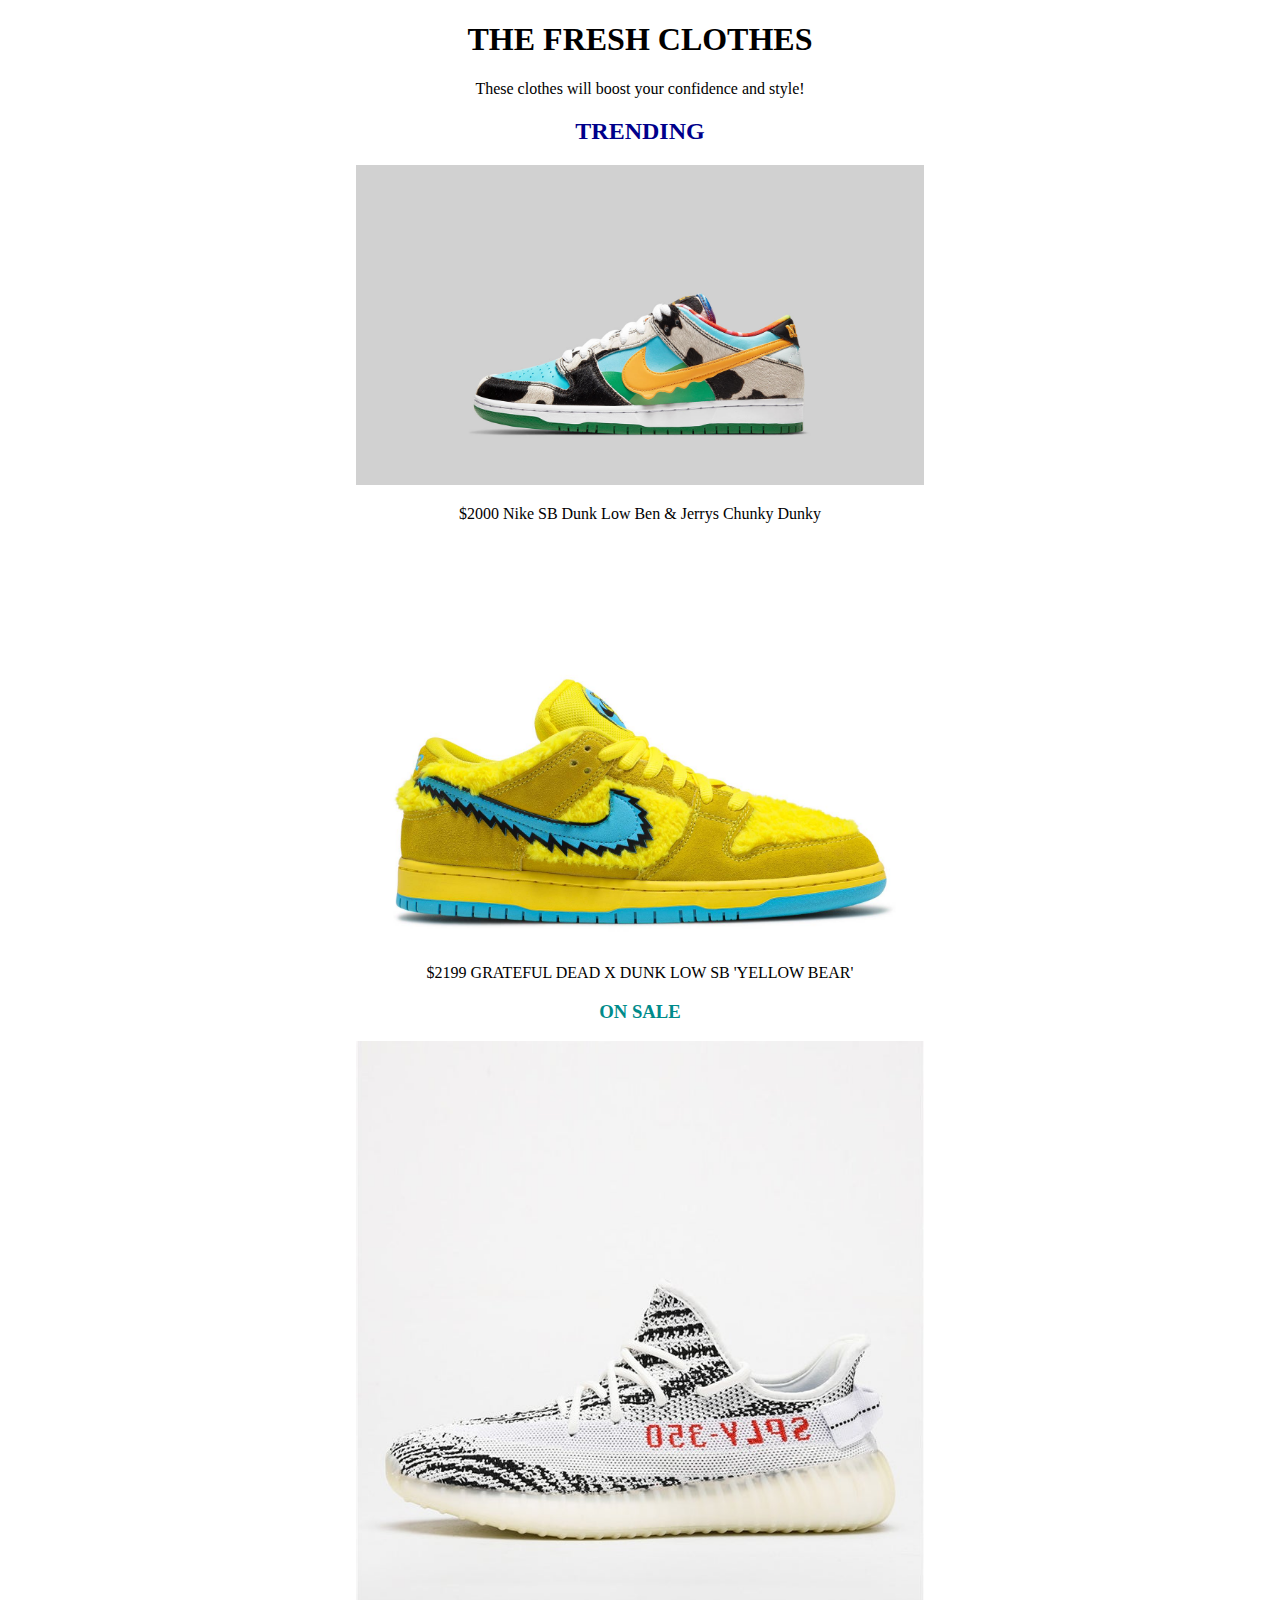
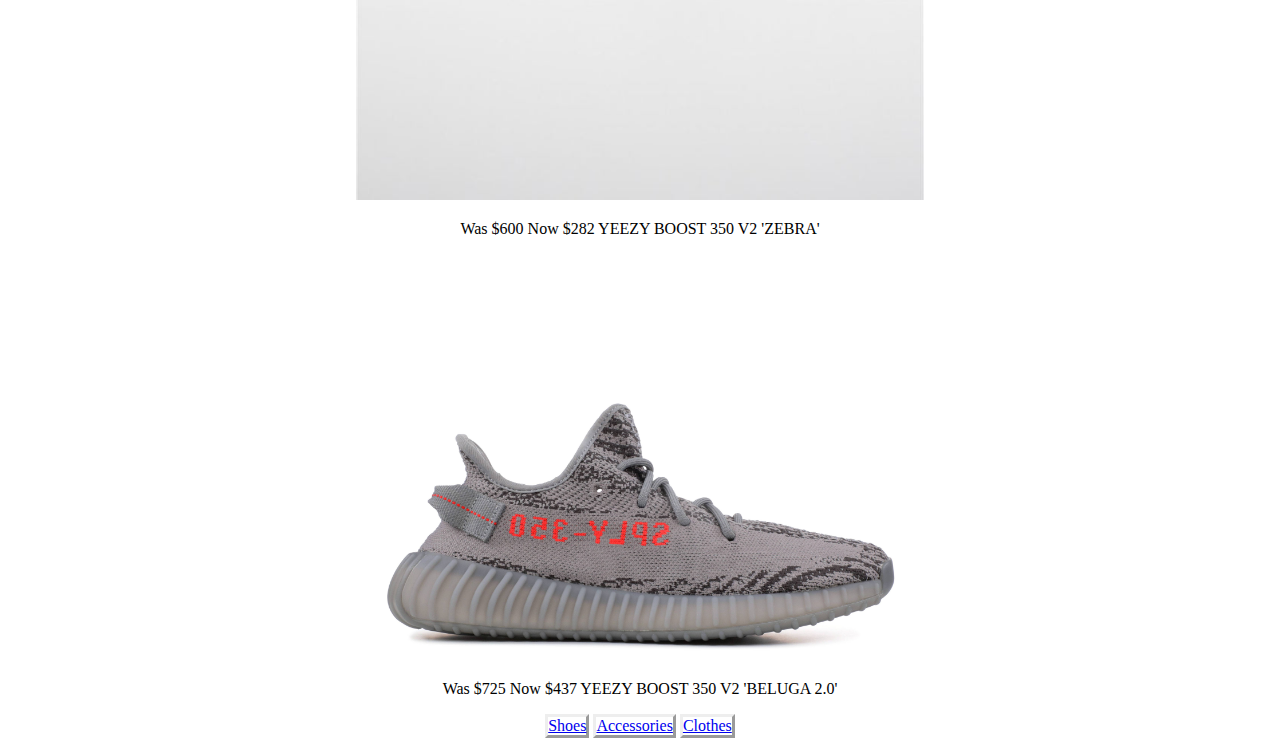
<file: index.html>
<!DOCTYPE html>


<html>

    <head>

        <style>

            body {
                text-align: center;
            }

            p {
                text-align: center;
            }

        </style>

        <Title>
            Hot Clothes
        </Title>

        <link rel="stylesheet" href="styles.css">

    </head>

    <body>
        <h1>
            THE FRESH CLOTHES
        </h1>
        <p>
            These clothes will boost your confidence and style! 
        </p>

            <h2>            
                TRENDING                                                                                                                            
            </h2>

            <img src="Images/NikeNews_FeaturedFootwear_NikeSB_DunkLowPro_BenJerrys_3_hd_1600.jpg" alt="">
            <p>
                $2000 Nike SB Dunk Low Ben & Jerrys Chunky Dunky
            </p>

            <img src="Images/1.jpg" alt="">

            <p>
                $2199 GRATEFUL DEAD X DUNK LOW SB 'YELLOW BEAR'
            </p>

            <h3>
                ON SALE
            </h3>

            <img src="Images/Yeezy.jpg" alt="">

            <p>
                Was $600 Now $282 YEEZY BOOST 350 V2 'ZEBRA'
            </p>

            <img src="Images/yeezy beluga.jpg" alt="">

            <p>
                Was $725 Now $437 YEEZY BOOST 350 V2 'BELUGA 2.0'
            </p>

<style>
    
</style>


        <ol>

            <li><a href="shoes.html">Shoes</a></li>
            <li><a href="acessories.html">Accessories</a></li>
            <li><a href="clothes.html">Clothes</a></li>

        </ol>

    
         


        

        

        

    </body>

    
</html>
</file>
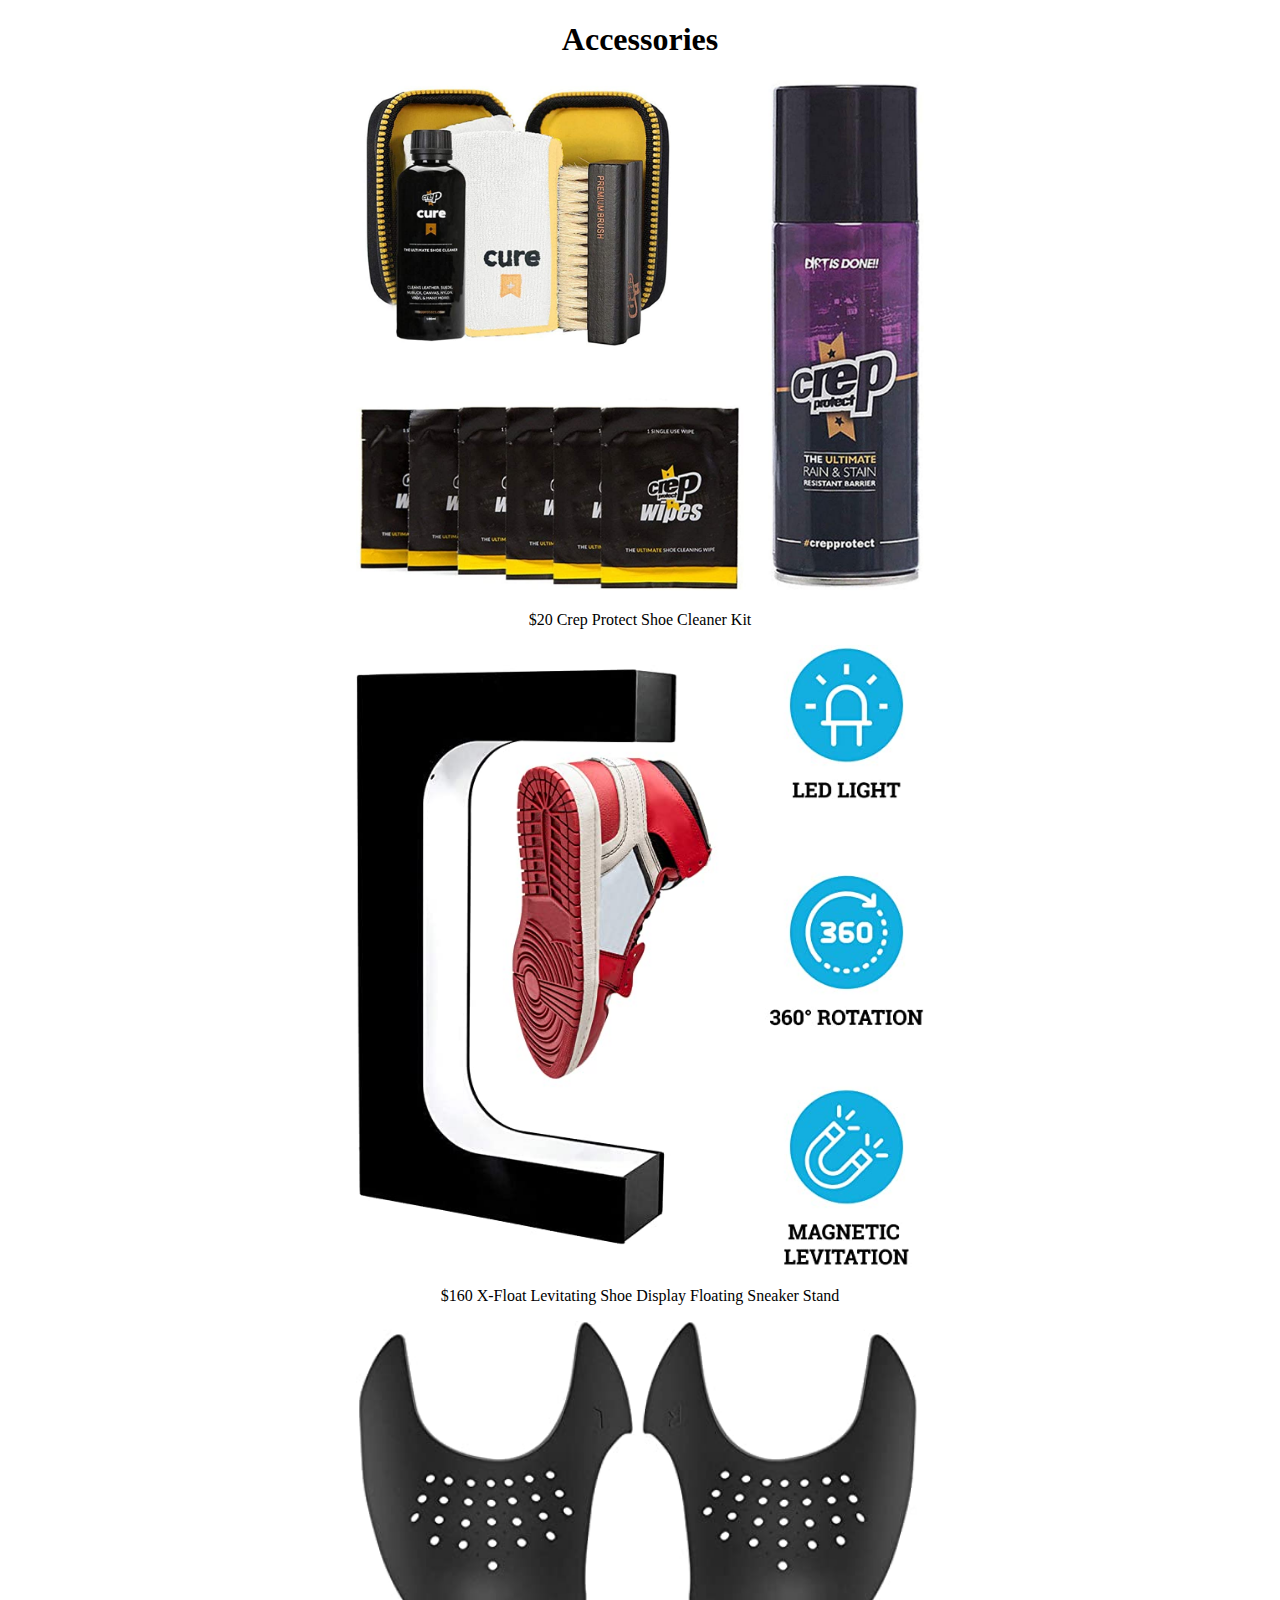
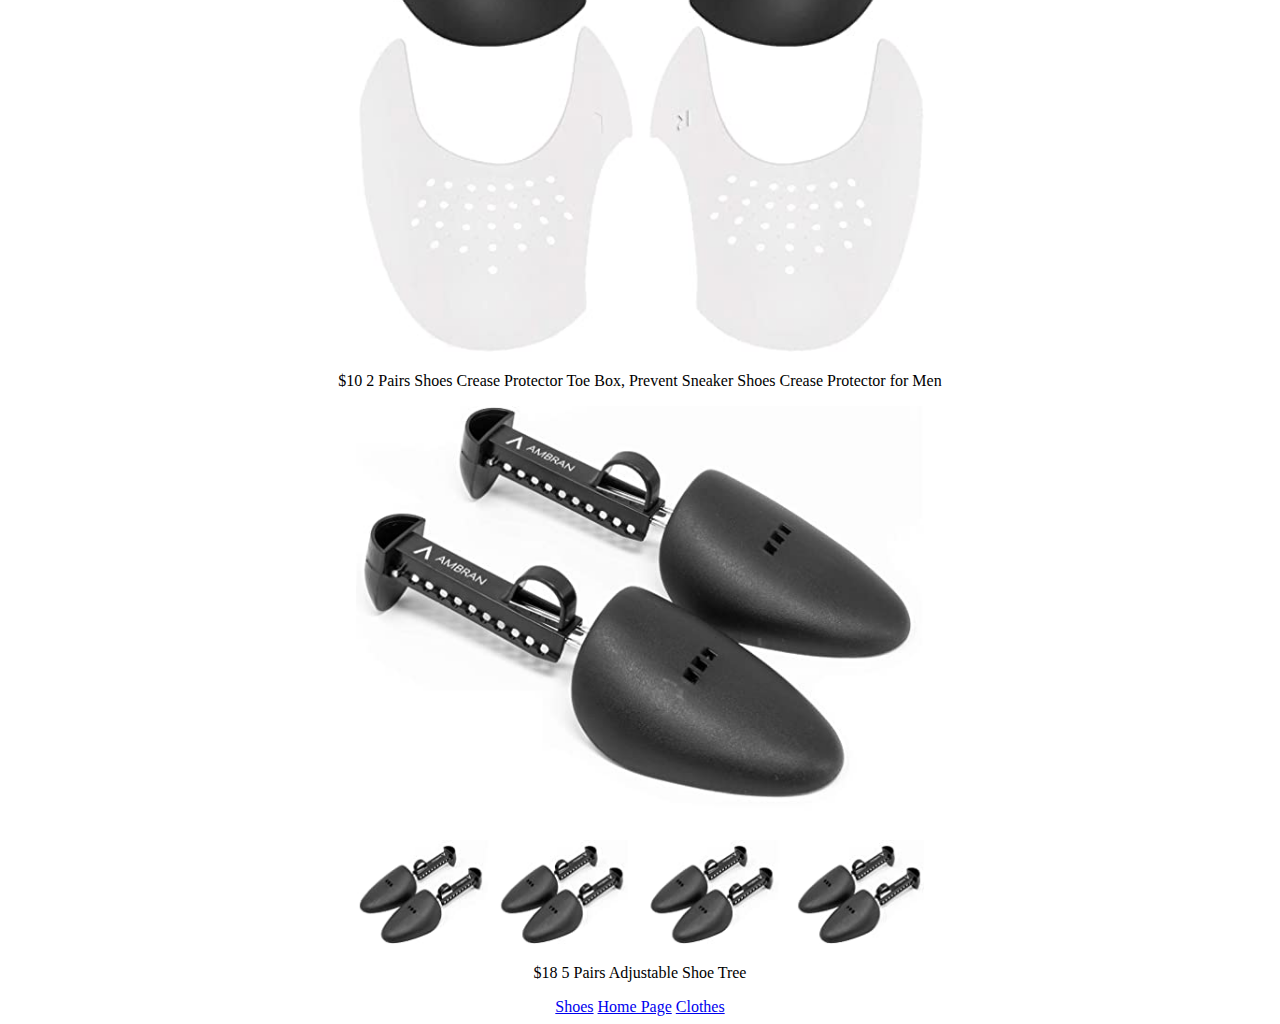
<file: acessories.html>
<!DOCTYPE html>

<html>

    <head>

            <title>

                Accesories

            </title>

            <link rel="stylesheet" href="styles.css">
    </head>

    <body>

        <h1>
            Accessories
        </h1>

         <img src="Images/71YBQvlaabL._AC_UL1500_.jpg" alt="">

         <p>
             $20 Crep Protect Shoe Cleaner Kit
         </p>

         <img src="Images/81W1AIFWW9L._AC_SX679_.jpg" alt="">

         <p>
            $160 X-Float Levitating Shoe Display Floating Sneaker Stand
         </p>

         <img src="Images/5193FnK7fhL._AC_UY575_.jpg" alt="">

         <p>
            $10 2 Pairs Shoes Crease Protector Toe Box, Prevent Sneaker Shoes Crease Protector for Men
         </p>

         <img src="Images/Shoe Crease.jpg" alt="">

         <p>
            $18 5 Pairs Adjustable Shoe Tree
         </p>

        <a href="shoes.html">Shoes</a>

        <a href="index.html">Home Page</a>

        <a href="clothes.html">Clothes</a>
        
    </body>

    <html>
</file>
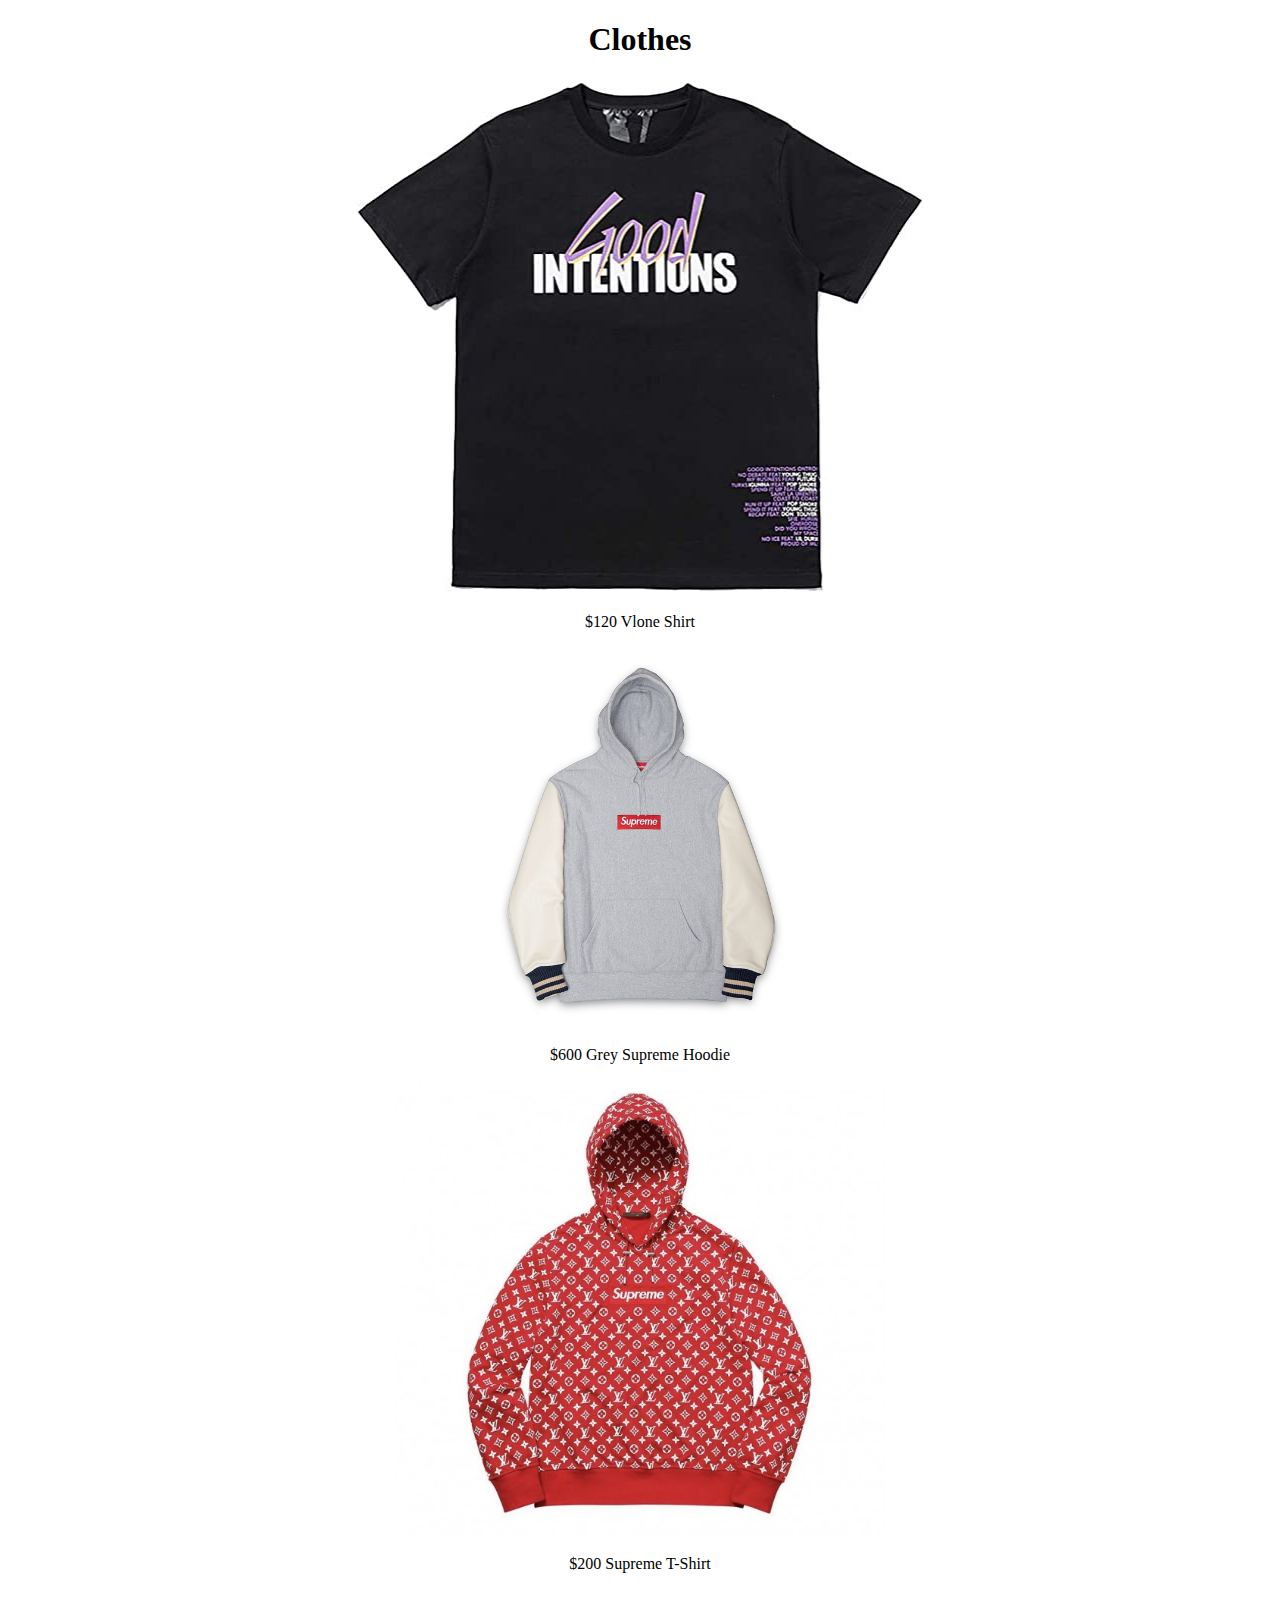
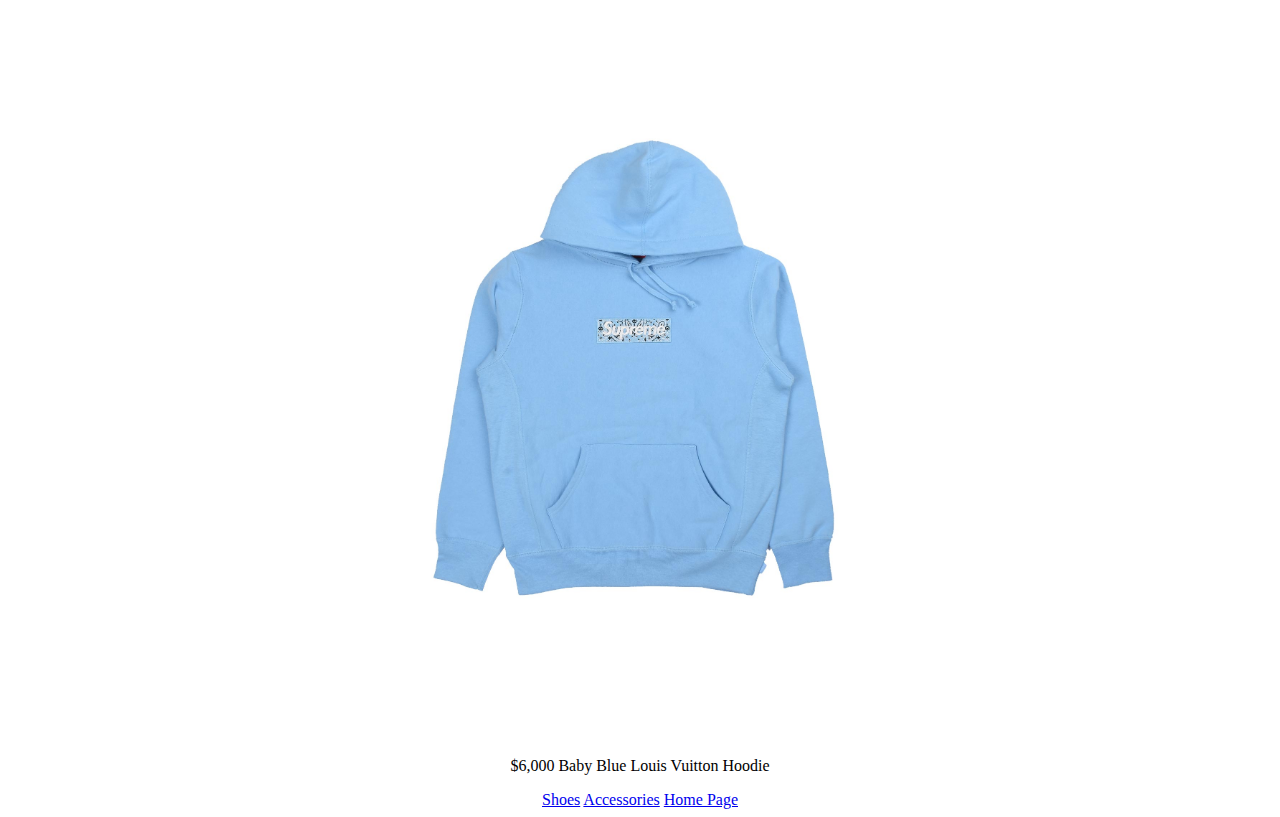
<file: clothes.html>
<!DOCTYPE html>

<html>

    <head>

            <title>

                Fact 3

            </title>

            <link rel="stylesheet" href="styles.css">
    </head>

    <body>

        <h1>
            Clothes
        </h1>

        <img src="Images/vlone shirt.jpg" alt="">

        <p>
            $120 Vlone Shirt
        </p>

        <img src="Images/grey supreme.jpg" alt="">
        
        <p>
            $600 Grey Supreme Hoodie
        </p>

        <img src="Images/supreme.jpg" alt="">

        <p>
            $200 Supreme T-Shirt
        </p>

        <img src="Images/temp.jpg" alt="">

        <p>
            $6,000 Baby Blue Louis Vuitton Hoodie
        </p>

        <a href="shoes.html">Shoes</a>

        <a href="acessories.html">Accessories</a>

        <a href="index.html">Home Page</a>
        
    </body>

    <html>
</file>
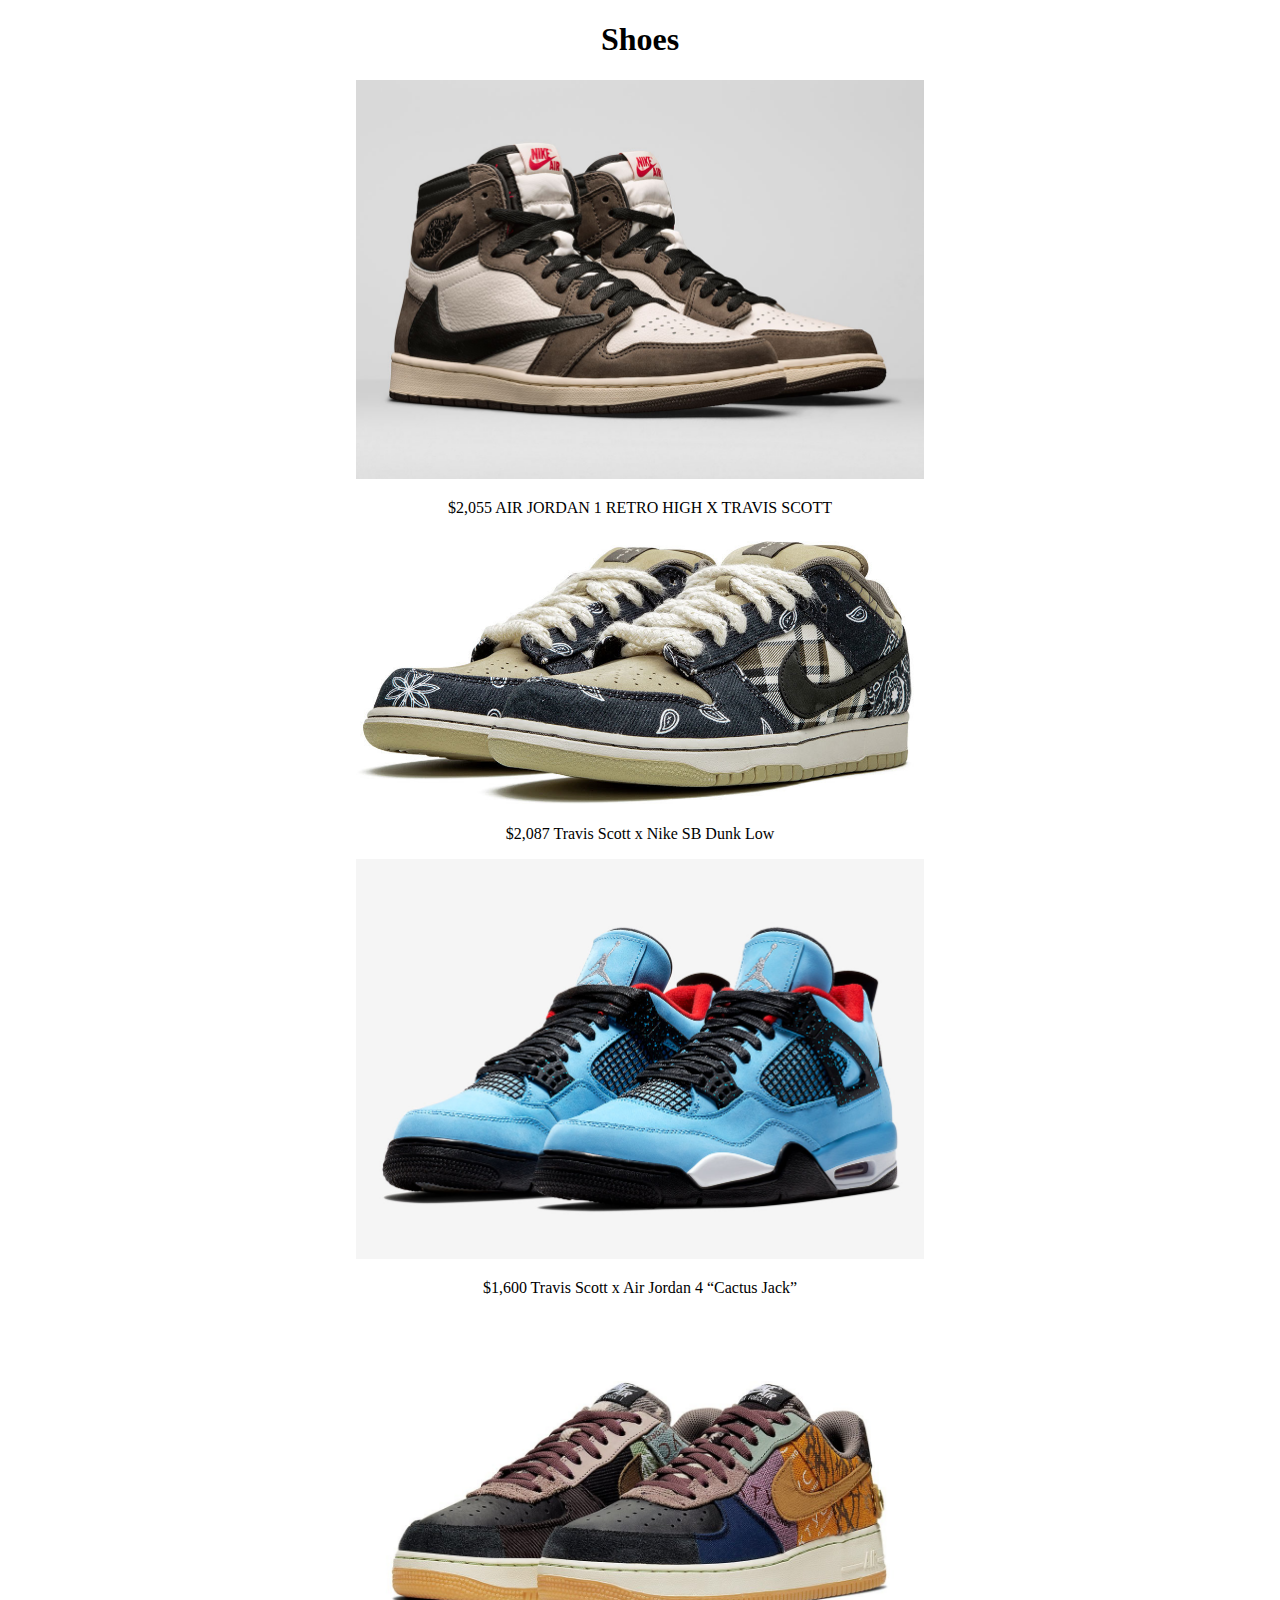
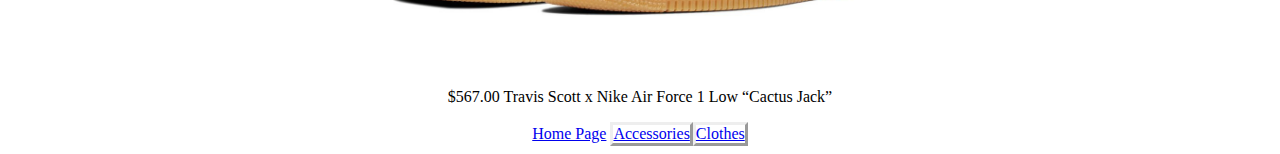
<file: shoes.html>
<!DOCTYPE html>

<html>

    <head>

            <title>

                SHOES

            </title>

            <link rel="stylesheet" href="styles.css">


    </head>

    <style>
        head{
            text-align: center;
        }

        p{
            text-align: center;
        }

    </style>

    <body>

        <h1>
            Shoes
        </h1>

        <img src="Images/travis-scott-jordan-1-official-release-date-5.jpg" alt="">

        <p>
            $2,055 AIR JORDAN 1 RETRO HIGH X TRAVIS SCOTT
        </p>

        <img src="Images/nike-sb-vault-travis-scott2_bd624c85e984eb4b3e5bbc5eb4b33f00.jpg" alt="">

        <p>
            $2,087 Travis Scott x Nike SB Dunk Low
        </p>

        <img src="Images/travis-scott-air-jordan-4-photos-5.jpg" alt="">

        <p>
            $1,600 Travis Scott x Air Jordan 4 “Cactus Jack”
        </p>

        <img src="Images/travis-scott-nike-air-force-1-low-cactus-jack-CN2405-900-release-date-info-1200x750.jpg" alt="">

        <p>
            $567.00 Travis Scott x Nike Air Force 1 Low “Cactus Jack”
        </p>
    

        

        </li><a href="index.html">Home Page</a>

        <li><a href="acessories.html">Accessories</a>

        <li><a href="clothes.html">Clothes</a>
        
    </body>

    <html>
</file>
<file: styles.css>
h1{
    color: black; text-align: center;
}

ol {
list-style: none;
padding-left: 0%;
text-align: center;

}

li{
border: 3px outset;
display: inline-block;
}

h2{
    color: darkblue; text-align: center
}

h3{
    color: darkcyan; text-align: center;
}

img {
    width: 45%;
}
body{
    text-align: center;
}
</file>
